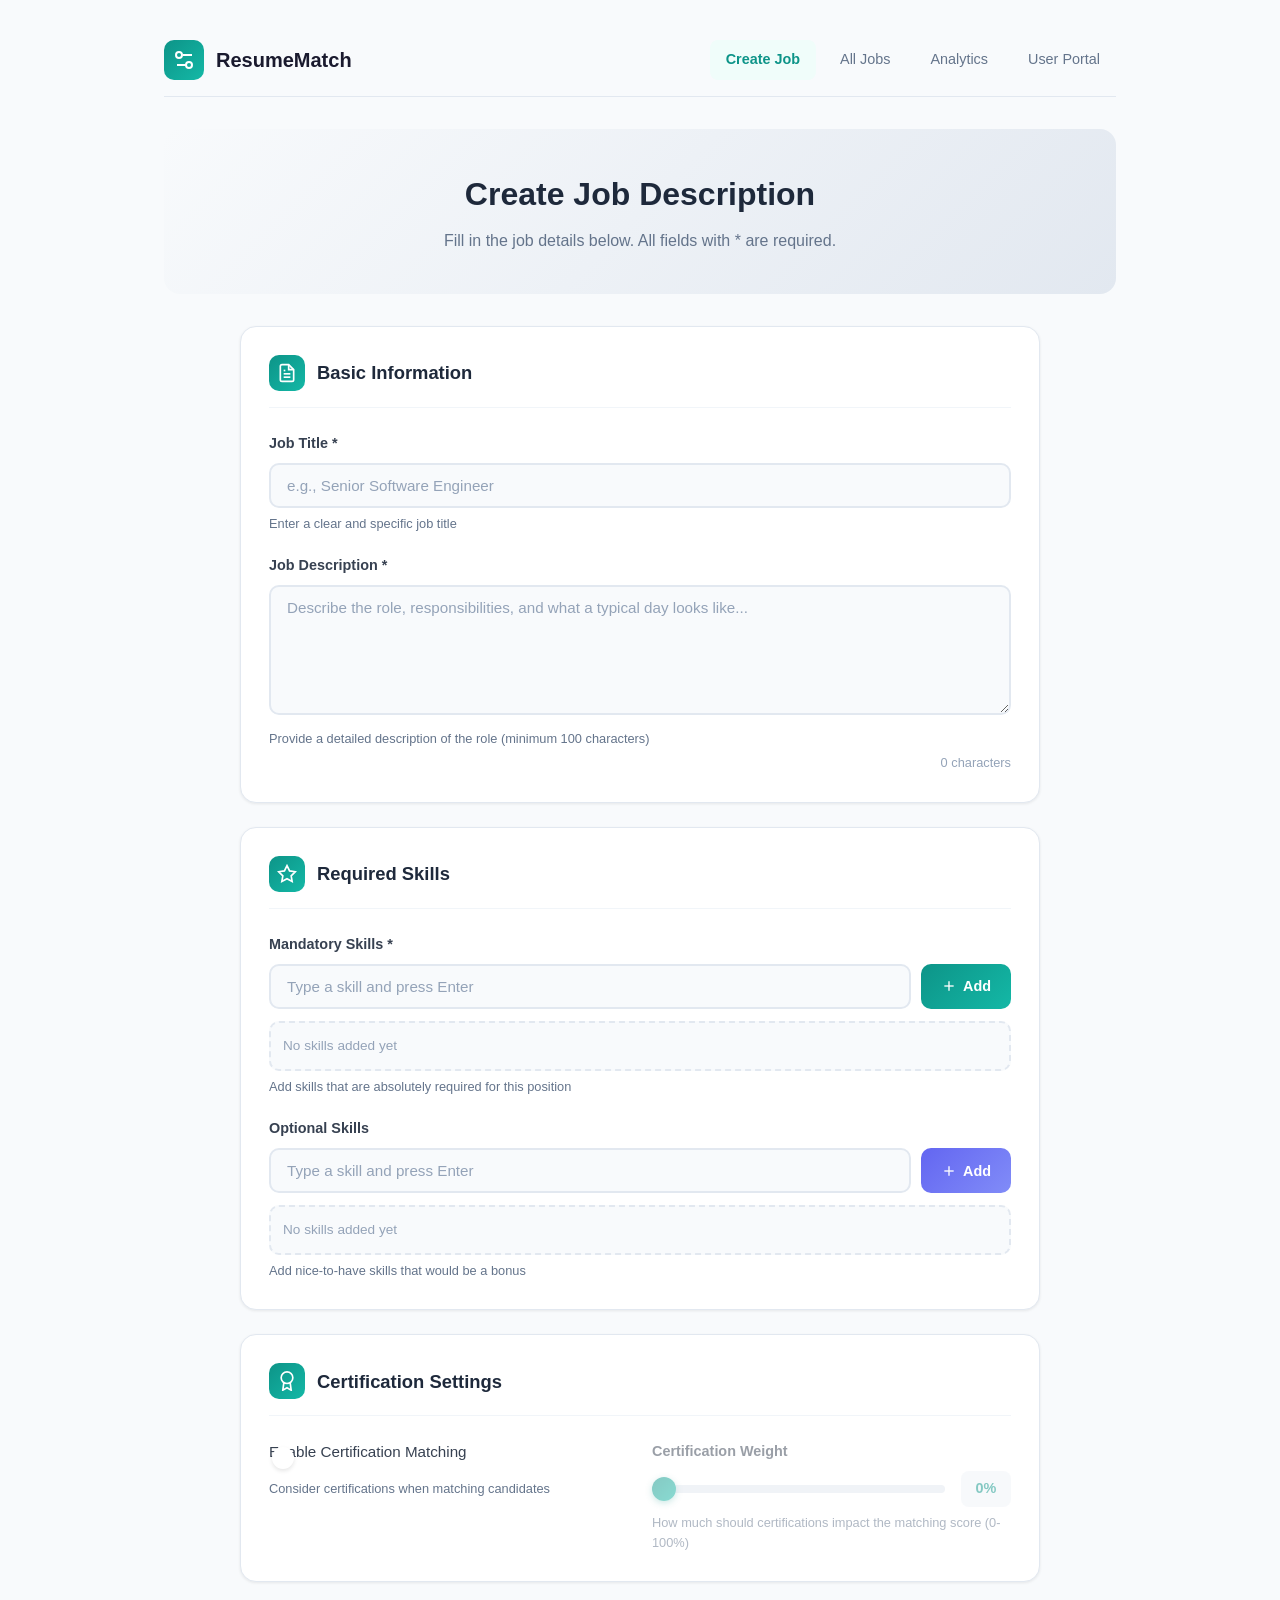
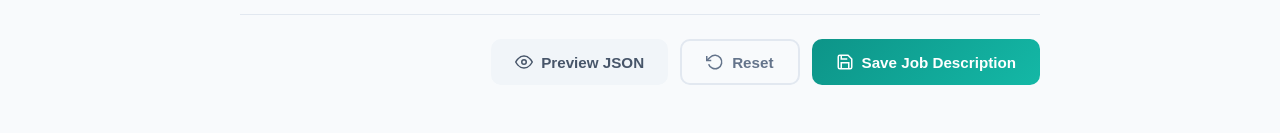
<file: templates/admin.html>
<!DOCTYPE html>
<html lang="en">
<head>
    <meta charset="UTF-8">
    <meta name="viewport" content="width=device-width, initial-scale=1.0">
    <title>HR Portal - Create Job Description</title>
    <link rel="stylesheet" href="admin.css">
</head>
<body>
    <div class="container">
        <!-- Header -->
        <header class="header">
            <div class="logo">
                <div class="logo-icon">
                    <svg width="24" height="24" viewBox="0 0 24 24" fill="none" stroke="currentColor" stroke-width="2">
                        <path d="M20 7h-9"/>
                        <path d="M14 17H5"/>
                        <circle cx="17" cy="17" r="3"/>
                        <circle cx="7" cy="7" r="3"/>
                    </svg>
                </div>
                <span>ResumeMatch</span>
            </div>
            <nav class="nav-links">
                <a href="admin.html" class="active">Create Job</a>
                <a href="#">All Jobs</a>
                <a href="#">Analytics</a>
                <a href="index.html">User Portal</a>
            </nav>
        </header>

        <!-- Page Title -->
        <div class="page-header">
            <h1>Create Job Description</h1>
            <p>Fill in the job details below. All fields with * are required.</p>
        </div>

        <!-- Job Form -->
        <div class="form-container">
            <form id="jobForm" class="job-form">
                <!-- Basic Information Section -->
                <div class="form-section">
                    <h2 class="section-title">
                        <span class="section-icon">
                            <svg width="20" height="20" viewBox="0 0 24 24" fill="none" stroke="currentColor" stroke-width="2">
                                <path d="M14 2H6a2 2 0 0 0-2 2v16a2 2 0 0 0 2 2h12a2 2 0 0 0 2-2V8z"/>
                                <polyline points="14 2 14 8 20 8"/>
                                <line x1="16" y1="13" x2="8" y2="13"/>
                                <line x1="16" y1="17" x2="8" y2="17"/>
                                <polyline points="10 9 9 9 8 9"/>
                            </svg>
                        </span>
                        Basic Information
                    </h2>

                    <div class="form-group">
                        <label for="jobTitle">Job Title *</label>
                        <input type="text" id="jobTitle" name="title" placeholder="e.g., Senior Software Engineer" required>
                        <span class="helper-text">Enter a clear and specific job title</span>
                    </div>

                    <div class="form-group">
                        <label for="jobDescription">Job Description *</label>
                        <textarea id="jobDescription" name="description" rows="6" placeholder="Describe the role, responsibilities, and what a typical day looks like..." required></textarea>
                        <span class="helper-text">Provide a detailed description of the role (minimum 100 characters)</span>
                        <span class="char-count"><span id="descCharCount">0</span> characters</span>
                    </div>
                </div>

                <!-- Skills Section -->
                <div class="form-section">
                    <h2 class="section-title">
                        <span class="section-icon">
                            <svg width="20" height="20" viewBox="0 0 24 24" fill="none" stroke="currentColor" stroke-width="2">
                                <polygon points="12 2 15.09 8.26 22 9.27 17 14.14 18.18 21.02 12 17.77 5.82 21.02 7 14.14 2 9.27 8.91 8.26 12 2"/>
                            </svg>
                        </span>
                        Required Skills
                    </h2>

                    <div class="form-group">
                        <label for="mandatorySkills">Mandatory Skills *</label>
                        <div class="skills-input-container">
                            <input type="text" id="mandatorySkillInput" placeholder="Type a skill and press Enter">
                            <button type="button" class="add-skill-btn" onclick="addMandatorySkill()">
                                <svg width="16" height="16" viewBox="0 0 24 24" fill="none" stroke="currentColor" stroke-width="2">
                                    <line x1="12" y1="5" x2="12" y2="19"/>
                                    <line x1="5" y1="12" x2="19" y2="12"/>
                                </svg>
                                Add
                            </button>
                        </div>
                        <div id="mandatorySkillsTags" class="skills-tags"></div>
                        <input type="hidden" id="mandatorySkills" name="mandatory_skills">
                        <span class="helper-text">Add skills that are absolutely required for this position</span>
                    </div>

                    <div class="form-group">
                        <label for="optionalSkills">Optional Skills</label>
                        <div class="skills-input-container">
                            <input type="text" id="optionalSkillInput" placeholder="Type a skill and press Enter">
                            <button type="button" class="add-skill-btn secondary" onclick="addOptionalSkill()">
                                <svg width="16" height="16" viewBox="0 0 24 24" fill="none" stroke="currentColor" stroke-width="2">
                                    <line x1="12" y1="5" x2="12" y2="19"/>
                                    <line x1="5" y1="12" x2="19" y2="12"/>
                                </svg>
                                Add
                            </button>
                        </div>
                        <div id="optionalSkillsTags" class="skills-tags optional"></div>
                        <input type="hidden" id="optionalSkills" name="optional_skills">
                        <span class="helper-text">Add nice-to-have skills that would be a bonus</span>
                    </div>
                </div>

                <!-- Certification Section -->
                <div class="form-section">
                    <h2 class="section-title">
                        <span class="section-icon">
                            <svg width="20" height="20" viewBox="0 0 24 24" fill="none" stroke="currentColor" stroke-width="2">
                                <circle cx="12" cy="8" r="7"/>
                                <polyline points="8.21 13.89 7 23 12 20 17 23 15.79 13.88"/>
                            </svg>
                        </span>
                        Certification Settings
                    </h2>

                    <div class="form-row">
                        <div class="form-group checkbox-group">
                            <label class="toggle-label">
                                <input type="checkbox" id="certificationEnabled" name="certification_enabled">
                                <span class="toggle-switch"></span>
                                <span class="toggle-text">Enable Certification Matching</span>
                            </label>
                            <span class="helper-text">Consider certifications when matching candidates</span>
                        </div>

                        <div class="form-group" id="certWeightGroup">
                            <label for="certificationWeight">Certification Weight</label>
                            <div class="range-container">
                                <input type="range" id="certificationWeight" name="certification_weight" min="0" max="100" value="0">
                                <span class="range-value" id="certWeightValue">0%</span>
                            </div>
                            <span class="helper-text">How much should certifications impact the matching score (0-100%)</span>
                        </div>
                    </div>
                </div>

                <!-- Preview Section -->
                <div class="form-section preview-section" id="previewSection" style="display: none;">
                    <h2 class="section-title">
                        <span class="section-icon">
                            <svg width="20" height="20" viewBox="0 0 24 24" fill="none" stroke="currentColor" stroke-width="2">
                                <path d="M1 12s4-8 11-8 11 8 11 8-4 8-11 8-11-8-11-8z"/>
                                <circle cx="12" cy="12" r="3"/>
                            </svg>
                        </span>
                        JSON Preview
                    </h2>
                    <pre id="jsonPreview" class="json-preview"></pre>
                </div>

                <!-- Form Actions -->
                <div class="form-actions">
                    <button type="button" class="btn btn-secondary" onclick="previewJSON()">
                        <svg width="18" height="18" viewBox="0 0 24 24" fill="none" stroke="currentColor" stroke-width="2">
                            <path d="M1 12s4-8 11-8 11 8 11 8-4 8-11 8-11-8-11-8z"/>
                            <circle cx="12" cy="12" r="3"/>
                        </svg>
                        Preview JSON
                    </button>
                    <button type="button" class="btn btn-outline" onclick="resetForm()">
                        <svg width="18" height="18" viewBox="0 0 24 24" fill="none" stroke="currentColor" stroke-width="2">
                            <polyline points="1 4 1 10 7 10"/>
                            <path d="M3.51 15a9 9 0 1 0 2.13-9.36L1 10"/>
                        </svg>
                        Reset
                    </button>
                    <button type="submit" class="btn btn-primary">
                        <svg width="18" height="18" viewBox="0 0 24 24" fill="none" stroke="currentColor" stroke-width="2">
                            <path d="M19 21H5a2 2 0 0 1-2-2V5a2 2 0 0 1 2-2h11l5 5v11a2 2 0 0 1-2 2z"/>
                            <polyline points="17 21 17 13 7 13 7 21"/>
                            <polyline points="7 3 7 8 15 8"/>
                        </svg>
                        Save Job Description
                    </button>
                </div>
            </form>
        </div>

        <!-- Success Modal -->
        <div id="successModal" class="modal">
            <div class="modal-content">
                <div class="modal-icon success">
                    <svg width="48" height="48" viewBox="0 0 24 24" fill="none" stroke="currentColor" stroke-width="2">
                        <path d="M22 11.08V12a10 10 0 1 1-5.93-9.14"/>
                        <polyline points="22 4 12 14.01 9 11.01"/>
                    </svg>
                </div>
                <h3>Job Description Saved!</h3>
                <p>Your job description has been created successfully.</p>
                <div class="modal-actions">
                    <button class="btn btn-secondary" onclick="closeModal()">Create Another</button>
                    <button class="btn btn-primary" onclick="viewJobs()">View All Jobs</button>
                </div>
            </div>
        </div>
    </div>

    <script src="admin.js"></script>
</body>
</html>
</file>
<file: templates/admin.css>
/* Reset and Base Styles */
* {
    margin: 0;
    padding: 0;
    box-sizing: border-box;
}

body {
    font-family: 'Segoe UI', Tahoma, Geneva, Verdana, sans-serif;
    background: #f8fafc;
    color: #1e293b;
    line-height: 1.6;
    min-height: 100vh;
}

/* Container */
.container {
    max-width: 1000px;
    margin: 0 auto;
    padding: 24px;
}

/* Header */
.header {
    display: flex;
    justify-content: space-between;
    align-items: center;
    padding: 16px 0;
    margin-bottom: 32px;
    border-bottom: 1px solid #e2e8f0;
}

.logo {
    display: flex;
    align-items: center;
    gap: 12px;
    font-size: 1.25rem;
    font-weight: 700;
    color: #1a1a2e;
}

.logo-icon {
    width: 40px;
    height: 40px;
    background: linear-gradient(135deg, #0d9488, #14b8a6);
    border-radius: 10px;
    display: flex;
    align-items: center;
    justify-content: center;
    color: white;
}

.nav-links {
    display: flex;
    gap: 8px;
}

.nav-links a {
    text-decoration: none;
    color: #64748b;
    font-size: 0.9rem;
    font-weight: 500;
    padding: 8px 16px;
    border-radius: 8px;
    transition: all 0.2s;
}

.nav-links a:hover {
    color: #0d9488;
    background: #f0fdfa;
}

.nav-links a.active {
    color: #0d9488;
    background: #f0fdfa;
    font-weight: 600;
}

/* Page Header */
.page-header {
    text-align: center;
    padding: 40px 20px;
    background: linear-gradient(135deg, #f8fafc 0%, #e2e8f0 100%);
    border-radius: 16px;
    margin-bottom: 32px;
}

.page-header h1 {
    font-size: 2rem;
    font-weight: 700;
    color: #1e293b;
    margin-bottom: 8px;
}

.page-header p {
    color: #64748b;
    font-size: 1rem;
}

/* Form Container */
.form-container {
    max-width: 800px;
    margin: 0 auto;
}

.job-form {
    display: flex;
    flex-direction: column;
    gap: 24px;
}

/* Form Sections */
.form-section {
    background: white;
    border-radius: 16px;
    padding: 28px;
    box-shadow: 0 1px 3px rgba(0, 0, 0, 0.08);
    border: 1px solid #e2e8f0;
}

.section-title {
    display: flex;
    align-items: center;
    gap: 12px;
    font-size: 1.15rem;
    font-weight: 600;
    color: #1e293b;
    margin-bottom: 24px;
    padding-bottom: 16px;
    border-bottom: 1px solid #f1f5f9;
}

.section-icon {
    display: flex;
    align-items: center;
    justify-content: center;
    width: 36px;
    height: 36px;
    background: linear-gradient(135deg, #0d9488 0%, #14b8a6 100%);
    border-radius: 10px;
    color: white;
}

/* Form Groups */
.form-group {
    margin-bottom: 20px;
}

.form-group:last-child {
    margin-bottom: 0;
}

.form-group label {
    display: block;
    font-size: 0.9rem;
    font-weight: 600;
    color: #374151;
    margin-bottom: 8px;
}

.form-group input[type="text"],
.form-group textarea {
    width: 100%;
    padding: 12px 16px;
    font-size: 0.95rem;
    border: 2px solid #e2e8f0;
    border-radius: 10px;
    background: #f8fafc;
    color: #1e293b;
    transition: all 0.2s ease;
    font-family: inherit;
}

.form-group input[type="text"]:focus,
.form-group textarea:focus {
    outline: none;
    border-color: #0d9488;
    background: white;
    box-shadow: 0 0 0 3px rgba(13, 148, 136, 0.1);
}

.form-group input[type="text"]::placeholder,
.form-group textarea::placeholder {
    color: #94a3b8;
}

.form-group textarea {
    resize: vertical;
    min-height: 120px;
}

.helper-text {
    display: block;
    font-size: 0.8rem;
    color: #64748b;
    margin-top: 6px;
}

.char-count {
    display: block;
    font-size: 0.8rem;
    color: #94a3b8;
    text-align: right;
    margin-top: 4px;
}

/* Skills Input */
.skills-input-container {
    display: flex;
    gap: 10px;
}

.skills-input-container input {
    flex: 1;
}

.add-skill-btn {
    display: flex;
    align-items: center;
    gap: 6px;
    padding: 12px 20px;
    background: linear-gradient(135deg, #0d9488 0%, #14b8a6 100%);
    color: white;
    border: none;
    border-radius: 10px;
    font-size: 0.9rem;
    font-weight: 600;
    cursor: pointer;
    transition: all 0.2s ease;
}

.add-skill-btn:hover {
    transform: translateY(-1px);
    box-shadow: 0 4px 12px rgba(13, 148, 136, 0.3);
}

.add-skill-btn.secondary {
    background: linear-gradient(135deg, #6366f1 0%, #818cf8 100%);
}

.add-skill-btn.secondary:hover {
    box-shadow: 0 4px 12px rgba(99, 102, 241, 0.3);
}

/* Skills Tags */
.skills-tags {
    display: flex;
    flex-wrap: wrap;
    gap: 8px;
    margin-top: 12px;
    min-height: 40px;
    padding: 12px;
    background: #f8fafc;
    border-radius: 10px;
    border: 2px dashed #e2e8f0;
}

.skills-tags:empty::before {
    content: 'No skills added yet';
    color: #94a3b8;
    font-size: 0.85rem;
}

.skill-tag {
    display: flex;
    align-items: center;
    gap: 8px;
    padding: 6px 12px;
    background: linear-gradient(135deg, #dcfce7 0%, #bbf7d0 100%);
    color: #166534;
    border-radius: 20px;
    font-size: 0.85rem;
    font-weight: 500;
    animation: tagAppear 0.2s ease;
}

@keyframes tagAppear {
    from {
        opacity: 0;
        transform: scale(0.8);
    }
    to {
        opacity: 1;
        transform: scale(1);
    }
}

.skills-tags.optional .skill-tag {
    background: linear-gradient(135deg, #e0e7ff 0%, #c7d2fe 100%);
    color: #3730a3;
}

.skill-tag .remove-skill {
    display: flex;
    align-items: center;
    justify-content: center;
    width: 18px;
    height: 18px;
    background: rgba(0, 0, 0, 0.1);
    border: none;
    border-radius: 50%;
    cursor: pointer;
    transition: all 0.2s ease;
}

.skill-tag .remove-skill:hover {
    background: rgba(0, 0, 0, 0.2);
}

.skill-tag .remove-skill svg {
    width: 12px;
    height: 12px;
}

/* Form Row */
.form-row {
    display: grid;
    grid-template-columns: 1fr 1fr;
    gap: 24px;
}

/* Toggle Switch */
.checkbox-group {
    display: flex;
    flex-direction: column;
}

.toggle-label {
    display: flex;
    align-items: center;
    gap: 12px;
    cursor: pointer;
    user-select: none;
}

.toggle-label input[type="checkbox"] {
    position: absolute;
    opacity: 0;
    width: 0;
    height: 0;
}

.toggle-switch {
    position: relative;
    width: 52px;
    height: 28px;
    background: #cbd5e1;
    border-radius: 28px;
    transition: all 0.3s ease;
    flex-shrink: 0;
}

.toggle-switch::after {
    content: '';
    position: absolute;
    top: 3px;
    left: 3px;
    width: 22px;
    height: 22px;
    background: white;
    border-radius: 50%;
    box-shadow: 0 2px 4px rgba(0, 0, 0, 0.1);
    transition: all 0.3s ease;
}

.toggle-label input[type="checkbox"]:checked + .toggle-switch {
    background: linear-gradient(135deg, #0d9488 0%, #14b8a6 100%);
}

.toggle-label input[type="checkbox"]:checked + .toggle-switch::after {
    left: calc(100% - 25px);
}

.toggle-text {
    font-size: 0.95rem;
    font-weight: 500;
    color: #374151;
}

/* Range Input */
.range-container {
    display: flex;
    align-items: center;
    gap: 16px;
}

.range-container input[type="range"] {
    flex: 1;
    height: 8px;
    -webkit-appearance: none;
    appearance: none;
    background: #e2e8f0;
    border-radius: 8px;
    outline: none;
}

.range-container input[type="range"]::-webkit-slider-thumb {
    -webkit-appearance: none;
    appearance: none;
    width: 24px;
    height: 24px;
    background: linear-gradient(135deg, #0d9488 0%, #14b8a6 100%);
    border-radius: 50%;
    cursor: pointer;
    box-shadow: 0 2px 6px rgba(13, 148, 136, 0.4);
    transition: all 0.2s ease;
}

.range-container input[type="range"]::-webkit-slider-thumb:hover {
    transform: scale(1.1);
}

.range-container input[type="range"]::-moz-range-thumb {
    width: 24px;
    height: 24px;
    background: linear-gradient(135deg, #0d9488 0%, #14b8a6 100%);
    border-radius: 50%;
    cursor: pointer;
    border: none;
    box-shadow: 0 2px 6px rgba(13, 148, 136, 0.4);
}

.range-value {
    min-width: 50px;
    padding: 6px 12px;
    background: #f1f5f9;
    border-radius: 8px;
    font-size: 0.9rem;
    font-weight: 600;
    color: #0d9488;
    text-align: center;
}

/* Disabled State */
#certWeightGroup.disabled {
    opacity: 0.5;
    pointer-events: none;
}

/* Preview Section */
.preview-section {
    background: #1e293b;
}

.preview-section .section-title {
    color: white;
    border-bottom-color: #334155;
}

.preview-section .section-icon {
    background: linear-gradient(135deg, #3b82f6 0%, #60a5fa 100%);
}

.json-preview {
    background: #0f172a;
    color: #a5f3fc;
    padding: 20px;
    border-radius: 10px;
    font-family: 'Monaco', 'Menlo', 'Consolas', monospace;
    font-size: 0.85rem;
    line-height: 1.6;
    overflow-x: auto;
    white-space: pre-wrap;
    word-break: break-word;
}

/* Form Actions */
.form-actions {
    display: flex;
    justify-content: flex-end;
    gap: 12px;
    padding: 24px 0;
    border-top: 1px solid #e2e8f0;
    margin-top: 8px;
}

.btn {
    display: flex;
    align-items: center;
    gap: 8px;
    padding: 12px 24px;
    font-size: 0.95rem;
    font-weight: 600;
    border-radius: 10px;
    cursor: pointer;
    transition: all 0.2s ease;
    border: none;
    font-family: inherit;
}

.btn-primary {
    background: linear-gradient(135deg, #0d9488 0%, #14b8a6 100%);
    color: white;
}

.btn-primary:hover {
    transform: translateY(-2px);
    box-shadow: 0 4px 16px rgba(13, 148, 136, 0.4);
}

.btn-secondary {
    background: #f1f5f9;
    color: #475569;
}

.btn-secondary:hover {
    background: #e2e8f0;
}

.btn-outline {
    background: transparent;
    color: #64748b;
    border: 2px solid #e2e8f0;
}

.btn-outline:hover {
    border-color: #cbd5e1;
    background: #f8fafc;
}

/* Modal */
.modal {
    display: none;
    position: fixed;
    top: 0;
    left: 0;
    width: 100%;
    height: 100%;
    background: rgba(0, 0, 0, 0.5);
    backdrop-filter: blur(4px);
    z-index: 1000;
    align-items: center;
    justify-content: center;
}

.modal.active {
    display: flex;
}

.modal-content {
    background: white;
    padding: 40px;
    border-radius: 20px;
    text-align: center;
    max-width: 400px;
    width: 90%;
    animation: modalAppear 0.3s ease;
}

@keyframes modalAppear {
    from {
        opacity: 0;
        transform: scale(0.9) translateY(20px);
    }
    to {
        opacity: 1;
        transform: scale(1) translateY(0);
    }
}

.modal-icon {
    display: flex;
    align-items: center;
    justify-content: center;
    width: 80px;
    height: 80px;
    margin: 0 auto 24px;
    border-radius: 50%;
}

.modal-icon.success {
    background: linear-gradient(135deg, #dcfce7 0%, #bbf7d0 100%);
    color: #16a34a;
}

.modal-content h3 {
    font-size: 1.5rem;
    font-weight: 700;
    color: #1e293b;
    margin-bottom: 8px;
}

.modal-content p {
    color: #64748b;
    margin-bottom: 24px;
}

.modal-actions {
    display: flex;
    gap: 12px;
    justify-content: center;
}

/* Responsive */
@media (max-width: 768px) {
    .container {
        padding: 16px;
    }

    .header {
        flex-direction: column;
        gap: 16px;
        text-align: center;
    }

    .nav-links {
        flex-wrap: wrap;
        justify-content: center;
    }

    .page-header h1 {
        font-size: 1.5rem;
    }
    
    .form-section {
        padding: 20px;
    }

    .form-row {
        grid-template-columns: 1fr;
    }
    
    .form-actions {
        flex-direction: column;
    }
    
    .form-actions .btn {
        width: 100%;
        justify-content: center;
    }
    
    .skills-input-container {
        flex-direction: column;
    }
    
    .modal-actions {
        flex-direction: column;
    }
}
</file>
